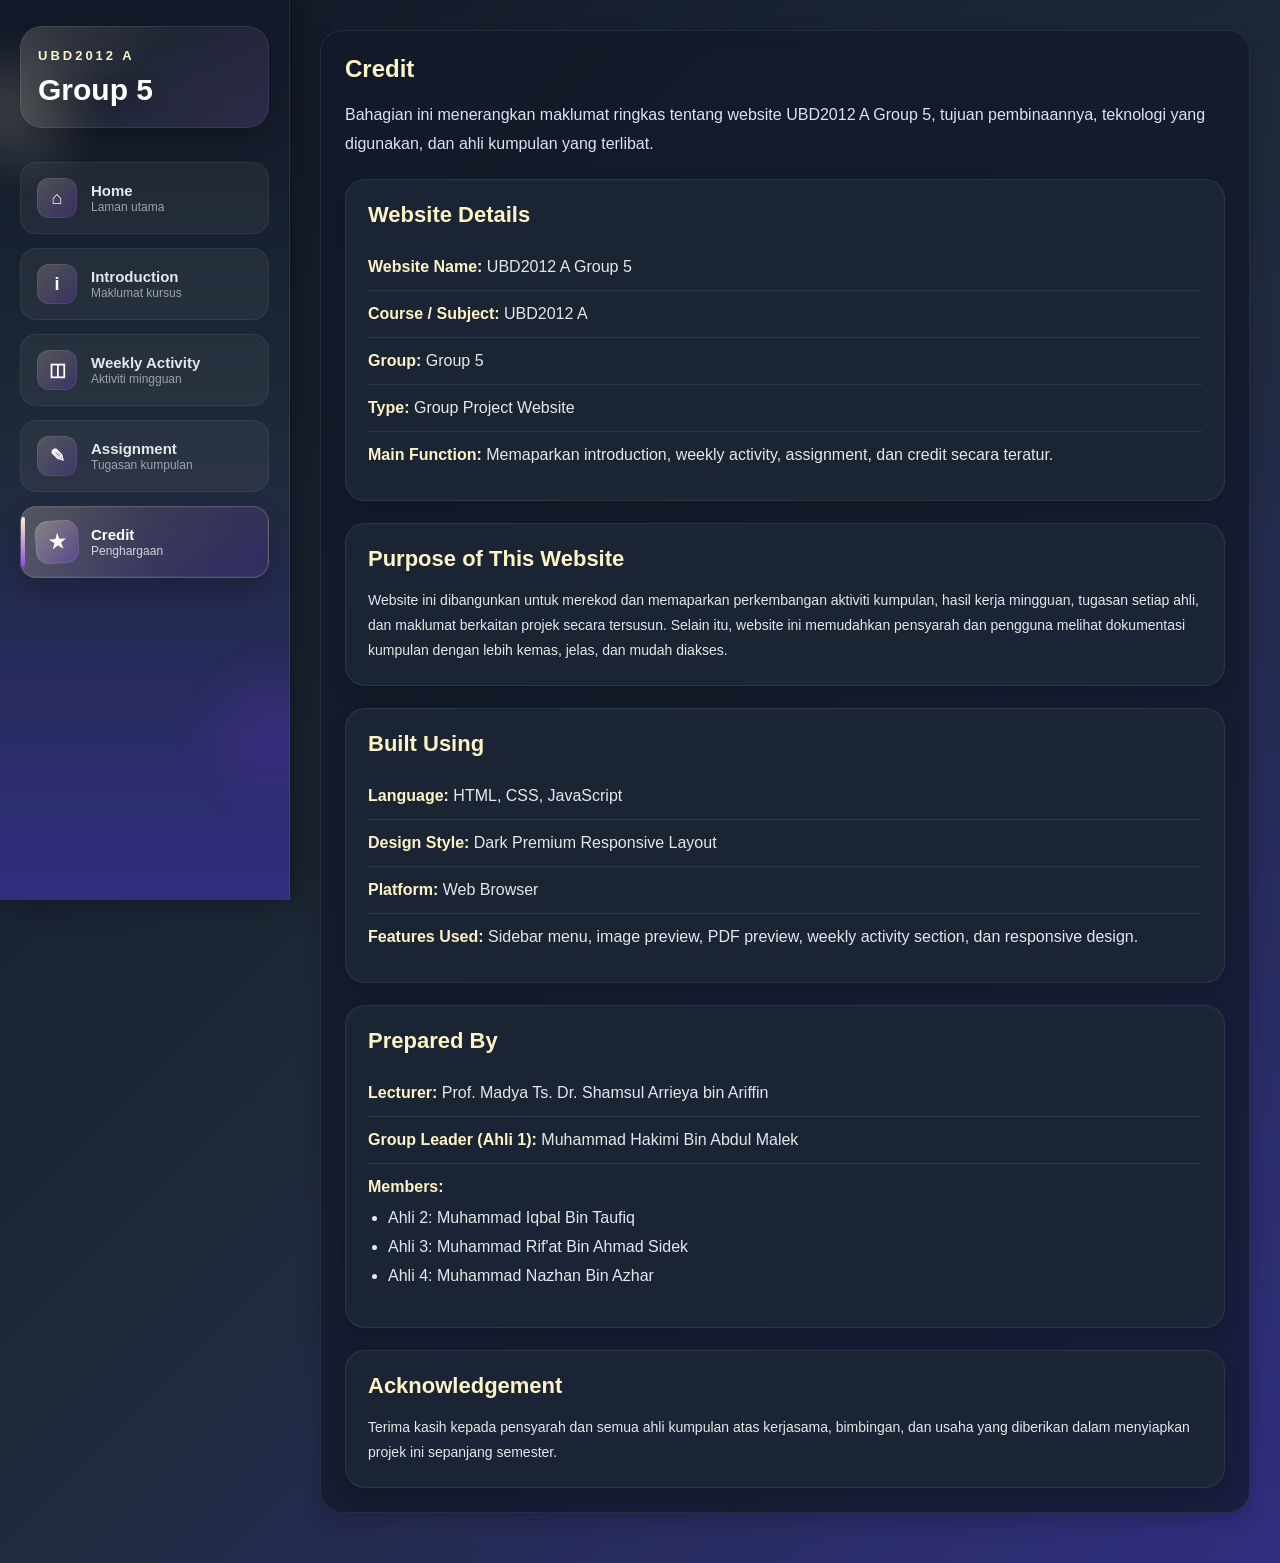
<file: credit.html>
<!DOCTYPE html>
<html lang="ms">
<head>
  <meta charset="UTF-8" />
  <meta name="viewport" content="width=device-width, initial-scale=1.0" />
  <title>UBD2012 A Group 5 - Credit</title>
  <link rel="stylesheet" href="style.css" />
</head>
<body>
  <div class="container">
    <aside class="sidebar">
      <div class="sidebar-title">
        <h1>UBD2012 A</h1>
        <h2>Group 5</h2>
      </div>

      <div class="menu">
        <a href="index.html">
          <div class="menu-icon">⌂</div>
          <div class="menu-text">
            <strong>Home</strong>
            <span>Laman utama</span>
          </div>
        </a>

        <a href="introduction.html">
          <div class="menu-icon">i</div>
          <div class="menu-text">
            <strong>Introduction</strong>
            <span>Maklumat kursus</span>
          </div>
        </a>

        <a href="activity.html">
          <div class="menu-icon">◫</div>
          <div class="menu-text">
            <strong>Weekly Activity</strong>
            <span>Aktiviti mingguan</span>
          </div>
        </a>

        <a href="assignment.html">
          <div class="menu-icon">✎</div>
          <div class="menu-text">
            <strong>Assignment</strong>
            <span>Tugasan kumpulan</span>
          </div>
        </a>

        <a href="credit.html" class="active">
          <div class="menu-icon">★</div>
          <div class="menu-text">
            <strong>Credit</strong>
            <span>Penghargaan</span>
          </div>
        </a>
      </div>
    </aside>

    <main class="content">
      <section class="section active">
        <div class="card">
          <h3>Credit</h3>
          <p class="weekly-intro">
            Bahagian ini menerangkan maklumat ringkas tentang website UBD2012 A Group 5,
            tujuan pembinaannya, teknologi yang digunakan, dan ahli kumpulan yang terlibat.
          </p>

          <div class="weeks-container">
            <div class="week-card">
              <h4 class="week-title">Website Details</h4>
              <div class="credit-item"><strong>Website Name:</strong> UBD2012 A Group 5</div>
              <div class="credit-item"><strong>Course / Subject:</strong> UBD2012 A</div>
              <div class="credit-item"><strong>Group:</strong> Group 5</div>
              <div class="credit-item"><strong>Type:</strong> Group Project Website</div>
              <div class="credit-item"><strong>Main Function:</strong> Memaparkan introduction, weekly activity, assignment, dan credit secara teratur.</div>
            </div>

            <div class="week-card">
              <h4 class="week-title">Purpose of This Website</h4>
              <div class="member-detail">
                Website ini dibangunkan untuk merekod dan memaparkan perkembangan aktiviti kumpulan,
                hasil kerja mingguan, tugasan setiap ahli, dan maklumat berkaitan projek secara tersusun.
                Selain itu, website ini memudahkan pensyarah dan pengguna melihat dokumentasi kumpulan
                dengan lebih kemas, jelas, dan mudah diakses.
              </div>
            </div>

            <div class="week-card">
              <h4 class="week-title">Built Using</h4>
              <div class="credit-item"><strong>Language:</strong> HTML, CSS, JavaScript</div>
              <div class="credit-item"><strong>Design Style:</strong> Dark Premium Responsive Layout</div>
              <div class="credit-item"><strong>Platform:</strong> Web Browser</div>
              <div class="credit-item"><strong>Features Used:</strong> Sidebar menu, image preview, PDF preview, weekly activity section, dan responsive design.</div>
            </div>

            <div class="week-card">
              <h4 class="week-title">Prepared By</h4>
              <div class="credit-item"><strong>Lecturer:</strong> Prof. Madya Ts. Dr. Shamsul Arrieya bin Ariffin</div>
              <div class="credit-item"><strong>Group Leader (Ahli 1):</strong> Muhammad Hakimi Bin Abdul Malek</div>
              <div class="credit-item">
                <strong>Members:</strong>
                <ul style="margin-top: 8px; padding-left: 20px; line-height: 1.8; color: #e5e7eb;">
                  <li>Ahli 2: Muhammad Iqbal Bin Taufiq</li>
                  <li>Ahli 3: Muhammad Rif'at Bin Ahmad Sidek</li>
                  <li>Ahli 4: Muhammad Nazhan Bin Azhar</li>
                </ul>
              </div>
            </div>

            <div class="week-card">
              <h4 class="week-title">Acknowledgement</h4>
              <div class="member-detail">
                Terima kasih kepada pensyarah dan semua ahli kumpulan atas kerjasama, bimbingan,
                dan usaha yang diberikan dalam menyiapkan projek ini sepanjang semester.
              </div>
            </div>
          </div>
        </div>
      </section>
    </main>
  </div>
</body>
</html>
</file>
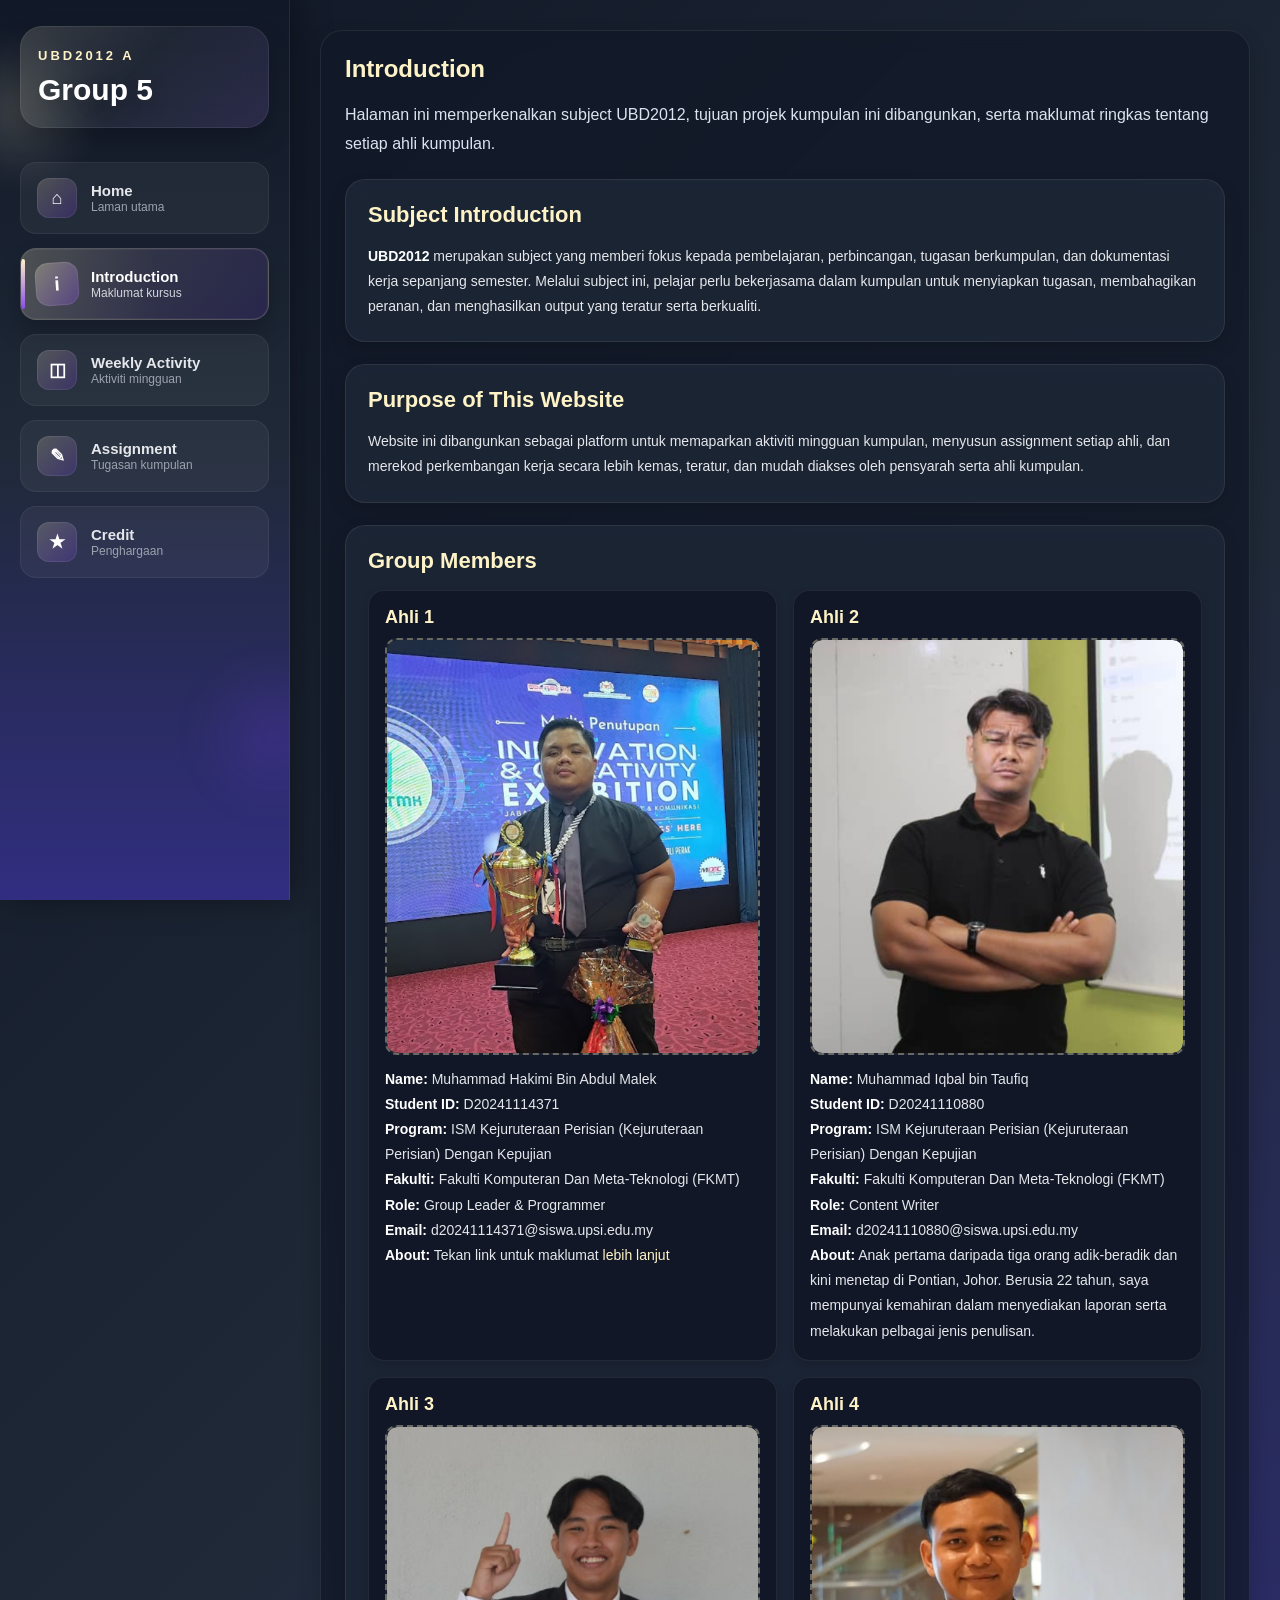
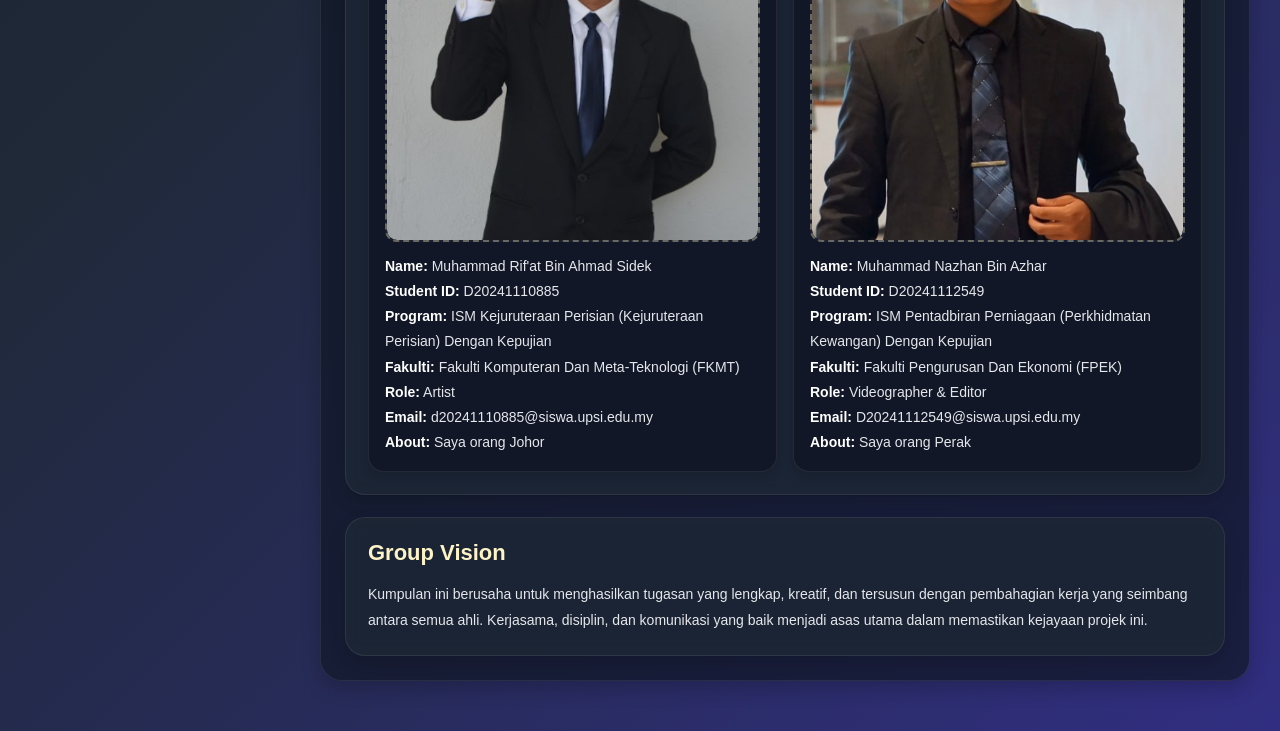
<file: introduction.html>
<!DOCTYPE html>
<html lang="ms">
<head>
  <meta charset="UTF-8" />
  <meta name="viewport" content="width=device-width, initial-scale=1.0" />
  <title>UBD2012 A Group 5 - Introduction</title>
  <link rel="stylesheet" href="style.css" />
</head>
<body>
  <div class="container">
    <aside class="sidebar">
      <div class="sidebar-title">
        <h1>UBD2012 A</h1>
        <h2>Group 5</h2>
      </div>

      <div class="menu">
        <a href="index.html">
          <div class="menu-icon">⌂</div>
          <div class="menu-text">
            <strong>Home</strong>
            <span>Laman utama</span>
          </div>
        </a>

        <a href="introduction.html" class="active">
          <div class="menu-icon">i</div>
          <div class="menu-text">
            <strong>Introduction</strong>
            <span>Maklumat kursus</span>
          </div>
        </a>

        <a href="activity.html">
          <div class="menu-icon">◫</div>
          <div class="menu-text">
            <strong>Weekly Activity</strong>
            <span>Aktiviti mingguan</span>
          </div>
        </a>

        <a href="assignment.html">
          <div class="menu-icon">✎</div>
          <div class="menu-text">
            <strong>Assignment</strong>
            <span>Tugasan kumpulan</span>
          </div>
        </a>

        <a href="credit.html">
          <div class="menu-icon">★</div>
          <div class="menu-text">
            <strong>Credit</strong>
            <span>Penghargaan</span>
          </div>
        </a>
      </div>
    </aside>

    <main class="content">
      <section class="section active">
        <div class="card">
          <h3>Introduction</h3>
          <p class="weekly-intro">
            Halaman ini memperkenalkan subject UBD2012, tujuan projek kumpulan ini dibangunkan,
            serta maklumat ringkas tentang setiap ahli kumpulan.
          </p>

          <div class="weeks-container">
            <!-- Subject Introduction -->
            <div class="week-card">
              <h4 class="week-title">Subject Introduction</h4>
              <div class="member-detail">
                <strong>UBD2012</strong> merupakan subject yang memberi fokus kepada pembelajaran,
                perbincangan, tugasan berkumpulan, dan dokumentasi kerja sepanjang semester.
                Melalui subject ini, pelajar perlu bekerjasama dalam kumpulan untuk menyiapkan
                tugasan, membahagikan peranan, dan menghasilkan output yang teratur serta berkualiti.
              </div>
            </div>

            <!-- Project / Website Purpose -->
            <div class="week-card">
              <h4 class="week-title">Purpose of This Website</h4>
              <div class="member-detail">
                Website ini dibangunkan sebagai platform untuk memaparkan aktiviti mingguan kumpulan,
                menyusun assignment setiap ahli, dan merekod perkembangan kerja secara lebih kemas,
                teratur, dan mudah diakses oleh pensyarah serta ahli kumpulan.
              </div>
            </div>

            <!-- Team Members -->
            <div class="week-card">
              <h4 class="week-title">Group Members</h4>

              <div class="members-grid" style="margin-top:16px;">
                <!-- Ahli 1 -->
                <div class="member-card">
                  <h4>Ahli 1</h4>
                  <div class="image-slot" style="padding: 0; overflow: hidden;">
                    <img src="Image/Profile Picture/HAKIMIIMG.png" alt="Ahli 1" style="width:100%; height:100%; object-fit:cover; border-radius:10px;">
                  </div>
                  <div class="member-detail">
                    <strong>Name:</strong> Muhammad Hakimi Bin Abdul Malek<br>
                    <strong>Student ID:</strong> D20241114371<br>
                    <strong>Program:</strong> ISM Kejuruteraan Perisian (Kejuruteraan Perisian) Dengan Kepujian<br>
                    <strong>Fakulti:</strong> Fakulti Komputeran Dan Meta-Teknologi (FKMT)<br>
                    <strong>Role:</strong> Group Leader & Programmer<br>
                    <strong>Email:</strong> d20241114371@siswa.upsi.edu.my<br>
                    <strong>About:</strong> Tekan link untuk maklumat <a href="https://hakimiprofile.netlify.app/" target="_blank">lebih lanjut</a>
                  </div>
                </div>

                <!-- Ahli 2 -->
                <div class="member-card">
                  <h4>Ahli 2</h4>
                  <div class="image-slot" style="padding: 0; overflow: hidden;">
                    <img src="Image/Profile Picture/IQBALIMG.png" alt="Ahli 2" style="width:100%; height:100%; object-fit:cover; border-radius:10px;">
                  </div>
                  <div class="member-detail">
                    <strong>Name:</strong> Muhammad Iqbal bin Taufiq<br>
                    <strong>Student ID:</strong> D20241110880<br>
                    <strong>Program:</strong> ISM Kejuruteraan Perisian (Kejuruteraan Perisian) Dengan Kepujian<br>
                    <strong>Fakulti:</strong> Fakulti Komputeran Dan Meta-Teknologi (FKMT)<br>
                    <strong>Role:</strong> Content Writer<br>
                    <strong>Email:</strong> d20241110880@siswa.upsi.edu.my<br>
                    <strong>About:</strong> Anak pertama daripada tiga orang adik-beradik dan kini menetap di Pontian, Johor. Berusia 22 tahun, saya mempunyai kemahiran dalam menyediakan laporan serta melakukan pelbagai jenis penulisan.
                  </div>
                </div>

                <!-- Ahli 3 -->
                <div class="member-card">
                  <h4>Ahli 3</h4>
                  <div class="image-slot" style="padding: 0; overflow: hidden;">
                    <img src="Image/Profile Picture/RIFATIMG.png" alt="Ahli 3" style="width:100%; height:100%; object-fit:cover; border-radius:10px;">
                  </div>
                  <div class="member-detail">
                    <strong>Name:</strong> Muhammad Rif'at Bin Ahmad Sidek<br>
                    <strong>Student ID:</strong> D20241110885<br>
                    <strong>Program:</strong> ISM Kejuruteraan Perisian (Kejuruteraan Perisian) Dengan Kepujian<br>
                    <strong>Fakulti:</strong> Fakulti Komputeran Dan Meta-Teknologi (FKMT)<br>
                    <strong>Role:</strong> Artist<br>
                    <strong>Email:</strong> d20241110885@siswa.upsi.edu.my<br>
                    <strong>About:</strong> Saya orang Johor
                  </div>
                </div>

                <!-- Ahli 4 -->
                <div class="member-card">
                  <h4>Ahli 4</h4>
                  <div class="image-slot" style="padding: 0; overflow: hidden;">
                    <img src="Image/Profile Picture/NAZHANIMG.png" alt="Ahli 4" style="width:100%; height:100%; object-fit:cover; border-radius:10px;">
                  </div>
                  <div class="member-detail">
                    <strong>Name:</strong> Muhammad Nazhan Bin Azhar<br>
                    <strong>Student ID:</strong> D20241112549<br>
                    <strong>Program:</strong> ISM Pentadbiran Perniagaan (Perkhidmatan Kewangan) Dengan Kepujian<br>
                    <strong>Fakulti:</strong> Fakulti Pengurusan Dan Ekonomi (FPEK)<br>
                    <strong>Role:</strong> Videographer & Editor<br>
                    <strong>Email:</strong> D20241112549@siswa.upsi.edu.my<br>
                    <strong>About:</strong> Saya orang Perak
                  </div>
                </div>
              </div>
            </div>

            <!-- Extra section -->
            <div class="week-card">
              <h4 class="week-title">Group Vision</h4>
              <div class="member-detail">
                Kumpulan ini berusaha untuk menghasilkan tugasan yang lengkap, kreatif, dan tersusun
                dengan pembahagian kerja yang seimbang antara semua ahli. Kerjasama, disiplin, dan
                komunikasi yang baik menjadi asas utama dalam memastikan kejayaan projek ini.
              </div>
            </div>
          </div>
        </div>
      </section>
    </main>
  </div>
</body>
</html>
</file>
<file: style.css>
* {
  margin: 0;
  padding: 0;
  box-sizing: border-box;
  font-family: Arial, sans-serif;
}

html {
  scroll-behavior: smooth;
}

body {
  background: linear-gradient(135deg, #111827, #1f2937, #312e81);
  color: #f8fafc;
}

/* =========================
   HOME PAGE HERO
========================= */

body.home-page {
  background: #111827;
  color: white;
}

.home-topbar {
  position: absolute;
  top: 0;
  left: 0;
  width: 100%;
  z-index: 50;
  background: rgba(0, 0, 0, 0.45);
  backdrop-filter: blur(6px);
}

.home-topbar-inner {
  width: min(1200px, 92%);
  margin: 0 auto;
  display: flex;
  justify-content: space-between;
  align-items: center;
  padding: 18px 0;
}

.home-logo {
  font-size: 30px;
  font-weight: 300;
  letter-spacing: 8px;
  color: white;
  text-transform: uppercase;
}

.home-menu {
  display: flex;
  gap: 22px;
  flex-wrap: wrap;
}

.home-menu a {
  color: white;
  text-decoration: none;
  font-size: 15px;
  transition: 0.3s;
  position: relative;
}

.home-menu a:hover,
.home-menu a.active {
  color: #fef3c7;
}

.hero-home {
  position: relative;
  min-height: 100vh;
  background:
    linear-gradient(rgba(0, 0, 0, 0.45), rgba(0, 0, 0, 0.45)),
    url("Image/home-bg.jpg") center center / cover no-repeat;
  display: flex;
  align-items: center;
}

.hero-home::after {
  content: "";
  position: absolute;
  inset: 0;
  background: linear-gradient(
    90deg,
    rgba(0, 0, 0, 0.55) 0%,
    rgba(0, 0, 0, 0.35) 40%,
    rgba(124, 58, 237, 0.18) 100%
  );
}

.hero-inner {
  position: relative;
  z-index: 2;
  width: min(1200px, 92%);
  margin: 0 auto;
  padding-top: 80px;
}

.hero-box {
  max-width: 620px;
  background: rgba(255, 255, 255, 0.08);
  border-radius: 26px;
  padding: 34px 30px;
  backdrop-filter: blur(8px);
  box-shadow:
    0 18px 40px rgba(0, 0, 0, 0.28),
    inset 0 0 0 1px rgba(255, 255, 255, 0.12);
}

.hero-kicker {
  display: inline-block;
  margin-bottom: 16px;
  padding: 8px 14px;
  border-radius: 999px;
  background: rgba(255, 255, 255, 0.12);
  color: #fff7ed;
  font-size: 12px;
  letter-spacing: 2px;
  font-weight: bold;
  text-transform: uppercase;
}

.hero-title {
  font-size: 52px;
  line-height: 1.1;
  font-weight: 300;
  letter-spacing: 2px;
  text-transform: uppercase;
  margin-bottom: 18px;
  color: white;
}

.hero-subtitle {
  font-size: 20px;
  line-height: 1.7;
  color: #f8fafc;
  margin-bottom: 28px;
  max-width: 560px;
}

.hero-buttons {
  display: flex;
  gap: 14px;
  flex-wrap: wrap;
}

.hero-btn {
  text-decoration: none;
  padding: 14px 24px;
  border-radius: 12px;
  font-size: 15px;
  font-weight: bold;
  letter-spacing: 1px;
  transition: 0.3s;
}

.hero-btn-primary {
  background: white;
  color: #111827;
}

.hero-btn-primary:hover {
  transform: translateY(-3px);
  box-shadow: 0 10px 22px rgba(255, 255, 255, 0.22);
}

.hero-btn-secondary {
  background: rgba(255, 255, 255, 0.12);
  color: white;
  border: 1px solid rgba(255, 255, 255, 0.22);
}

.hero-btn-secondary:hover {
  transform: translateY(-3px);
  background: rgba(255, 255, 255, 0.2);
}

.home-info-section {
  background: linear-gradient(135deg, #111827, #1f2937, #312e81);
  padding: 70px 0;
}

.home-info-inner {
  width: min(1200px, 92%);
  margin: 0 auto;
}

.home-info-title {
  font-size: 40px;
  line-height: 1.1;
  font-weight: 300;
  letter-spacing: 3px;
  color: white;
  text-transform: uppercase;
  margin-bottom: 18px;
}

.home-info-text {
  max-width: 720px;
  color: #e5e7eb;
  font-size: 18px;
  line-height: 1.8;
  margin-bottom: 34px;
}

.home-image-grid {
  display: grid;
  grid-template-columns: repeat(3, 1fr);
  gap: 24px;
}

.home-image-card {
  position: relative;
  overflow: hidden;
  border-radius: 20px;
  min-height: 360px;
  background: #111827;
  box-shadow: 0 10px 24px rgba(0, 0, 0, 0.25);
}

.home-image-card img {
  width: 100%;
  height: 100%;
  object-fit: cover;
  display: block;
  filter: brightness(0.72);
  transition: transform 0.5s ease;
}

.home-image-card:hover img {
  transform: scale(1.06);
}

.home-image-overlay {
  position: absolute;
  inset: 0;
  display: flex;
  align-items: flex-end;
  padding: 24px;
  background: linear-gradient(
    to top,
    rgba(0, 0, 0, 0.72),
    rgba(0, 0, 0, 0.18),
    transparent
  );
}

.home-image-overlay h4 {
  color: white;
  font-size: 28px;
  line-height: 1.2;
  font-weight: 300;
  letter-spacing: 2px;
  text-transform: uppercase;
}

.home-banner-section {
  padding: 70px 0 90px;
  background: linear-gradient(135deg, #111827, #1f2937, #312e81);
}

.home-banner-card {
  width: min(1200px, 92%);
  margin: 0 auto;
  border-radius: 26px;
  overflow: hidden;
  position: relative;
  min-height: 420px;
  box-shadow: 0 14px 30px rgba(0, 0, 0, 0.28);
}

.home-banner-card img {
  width: 100%;
  height: 420px;
  object-fit: cover;
  display: block;
  filter: brightness(0.55);
}

.home-banner-content {
  position: absolute;
  inset: 0;
  display: flex;
  align-items: center;
  padding: 40px;
}

.home-banner-text {
  max-width: 650px;
}

.home-banner-text h3 {
  font-size: 42px;
  font-weight: 300;
  letter-spacing: 3px;
  text-transform: uppercase;
  color: white;
  margin-bottom: 16px;
}

.home-banner-text p {
  font-size: 18px;
  line-height: 1.8;
  color: #f3f4f6;
}

/* =========================
   LOADING SCREEN
========================= */

#loader {
  position: fixed;
  inset: 0;
  background: linear-gradient(135deg, #111827, #1f2937, #312e81);
  display: flex;
  justify-content: center;
  align-items: center;
  overflow: hidden;
  z-index: 10000;
  transition: opacity 0.7s ease, visibility 0.7s ease;
}

.loader-hidden {
  opacity: 0;
  visibility: hidden;
  pointer-events: none;
}

.loader-blur {
  position: absolute;
  border-radius: 50%;
  filter: blur(18px);
  opacity: 0.22;
  animation: floatBlob 7s ease-in-out infinite;
}

.loader-blur-1 {
  width: 260px;
  height: 260px;
  top: 8%;
  left: 8%;
  background: rgba(255, 255, 255, 0.12);
}

.loader-blur-2 {
  width: 320px;
  height: 320px;
  right: 8%;
  bottom: 8%;
  background: rgba(255, 255, 255, 0.08);
  animation-delay: -2.5s;
}

.loader-card {
  position: relative;
  z-index: 2;
  width: min(92vw, 460px);
  padding: 28px 24px;
  border-radius: 24px;
  text-align: center;
  color: white;
  background: rgba(255, 255, 255, 0.08);
  backdrop-filter: blur(14px);
  box-shadow:
    0 18px 45px rgba(0, 0, 0, 0.28),
    inset 0 0 0 1px rgba(255, 255, 255, 0.10);
}

.loader-badge {
  display: inline-block;
  padding: 8px 14px;
  margin-bottom: 18px;
  border-radius: 999px;
  font-size: 12px;
  font-weight: bold;
  letter-spacing: 1.5px;
  color: #fef3c7;
  background: rgba(255, 255, 255, 0.08);
  box-shadow: inset 0 0 0 1px rgba(255, 255, 255, 0.08);
}

.loader-visual {
  position: relative;
  width: 130px;
  height: 130px;
  margin: 0 auto 20px;
  display: flex;
  justify-content: center;
  align-items: center;
}

.loader-ring {
  position: absolute;
  border-radius: 50%;
  border: 2px solid rgba(255, 255, 255, 0.18);
}

.loader-ring-1 {
  inset: 0;
  border-top-color: #ffffff;
  border-left-color: #fef3c7;
  animation: spin 2s linear infinite;
}

.loader-ring-2 {
  inset: 14px;
  border-right-color: #ffffff;
  border-bottom-color: #cbd5e1;
  animation: spinReverse 1.6s linear infinite;
}

.loader-core {
  width: 68px;
  height: 68px;
  border-radius: 20px;
  display: flex;
  justify-content: center;
  align-items: center;
  font-size: 32px;
  font-weight: 800;
  color: #111827;
  background: linear-gradient(135deg, #ffffff, #f8fafc, #e2e8f0);
  box-shadow: 0 10px 24px rgba(0, 0, 0, 0.18);
  animation: pulseCore 1.6s ease-in-out infinite;
}

.loader-title {
  font-size: 28px;
  line-height: 1.2;
  margin-bottom: 10px;
  color: white;
}

.loader-subtitle {
  font-size: 15px;
  line-height: 1.7;
  color: #e2e8f0;
  margin-bottom: 18px;
}

.loader-progress {
  width: 100%;
  height: 10px;
  border-radius: 999px;
  overflow: hidden;
  background: rgba(255, 255, 255, 0.10);
  box-shadow: inset 0 0 0 1px rgba(255, 255, 255, 0.08);
}

.loader-progress-bar {
  display: block;
  width: 35%;
  height: 100%;
  border-radius: inherit;
  background: linear-gradient(90deg, #ffffff, #fef3c7, #cbd5e1);
  animation: loadingBar 1.8s ease-in-out infinite;
}

.loader-dots {
  display: flex;
  justify-content: center;
  gap: 8px;
  margin-top: 18px;
}

.loader-dots span {
  width: 10px;
  height: 10px;
  border-radius: 50%;
  background: white;
  opacity: 0.35;
  animation: dotBlink 1.2s infinite ease-in-out;
}

.loader-dots span:nth-child(2) {
  animation-delay: 0.2s;
}

.loader-dots span:nth-child(3) {
  animation-delay: 0.4s;
}

.loader-note {
  margin-top: 12px;
  color: #fef3c7;
  font-size: 12px;
  font-weight: bold;
  letter-spacing: 1.5px;
  text-transform: uppercase;
}

@keyframes spin {
  to {
    transform: rotate(360deg);
  }
}

@keyframes spinReverse {
  to {
    transform: rotate(-360deg);
  }
}

@keyframes pulseCore {
  0%, 100% {
    transform: scale(1);
  }
  50% {
    transform: scale(1.08);
  }
}

@keyframes dotBlink {
  0%, 100% {
    transform: translateY(0);
    opacity: 0.35;
  }
  50% {
    transform: translateY(-6px);
    opacity: 1;
  }
}

@keyframes loadingBar {
  0% {
    transform: translateX(-120%);
  }
  50% {
    transform: translateX(120%);
  }
  100% {
    transform: translateX(260%);
  }
}

@keyframes floatBlob {
  0%, 100% {
    transform: translateY(0) translateX(0) scale(1);
  }
  50% {
    transform: translateY(-18px) translateX(12px) scale(1.08);
  }
}

/* =========================
   MAIN LAYOUT
========================= */

.container {
  display: flex;
  min-height: 100vh;
}

/* =========================
   SIDEBAR PREMIUM
========================= */

.sidebar {
  width: 290px;
  background: linear-gradient(180deg, #111827, #1f2937, #312e81);
  color: white;
  padding: 26px 20px;
  box-shadow: 8px 0 30px rgba(0, 0, 0, 0.35);
  position: sticky;
  top: 0;
  height: 100vh;
  overflow-y: auto;
  border-right: 1px solid rgba(255, 255, 255, 0.08);
  backdrop-filter: blur(14px);
}

.sidebar::before {
  content: "";
  position: absolute;
  top: 30px;
  left: -60px;
  width: 160px;
  height: 160px;
  border-radius: 50%;
  background: radial-gradient(circle, rgba(254, 243, 199, 0.18), transparent 70%);
  filter: blur(10px);
  pointer-events: none;
}

.sidebar::after {
  content: "";
  position: absolute;
  bottom: 80px;
  right: -70px;
  width: 170px;
  height: 170px;
  border-radius: 50%;
  background: radial-gradient(circle, rgba(124, 58, 237, 0.18), transparent 70%);
  filter: blur(12px);
  pointer-events: none;
}

.sidebar-title {
  position: relative;
  margin-bottom: 34px;
  padding: 22px 18px;
  border-radius: 22px;
  background: rgba(255, 255, 255, 0.06);
  box-shadow:
    inset 0 0 0 1px rgba(255, 255, 255, 0.08),
    0 12px 24px rgba(0, 0, 0, 0.22);
  backdrop-filter: blur(12px);
  overflow: hidden;
}

.sidebar-title::before {
  content: "";
  position: absolute;
  inset: 0;
  background: linear-gradient(135deg, rgba(254, 243, 199, 0.10), transparent 45%, rgba(124, 58, 237, 0.10));
  pointer-events: none;
}

.sidebar-title h1 {
  position: relative;
  font-size: 13px;
  font-weight: bold;
  letter-spacing: 3px;
  text-transform: uppercase;
  color: #fef3c7;
  margin-bottom: 10px;
}

.sidebar-title h2 {
  position: relative;
  font-size: 30px;
  font-weight: 800;
  line-height: 1.1;
  color: white;
  text-shadow: 0 6px 18px rgba(0, 0, 0, 0.25);
}

.menu {
  position: relative;
  z-index: 2;
  width: 100%;
}

.menu a {
  position: relative;
  display: flex;
  align-items: center;
  gap: 14px;
  width: 100%;
  padding: 15px 16px;
  margin-bottom: 14px;
  border-radius: 16px;
  text-decoration: none;
  color: #e5e7eb;
  background: rgba(255, 255, 255, 0.05);
  border: 1px solid rgba(255, 255, 255, 0.06);
  transition: all 0.28s ease;
  overflow: hidden;
}

.menu a::before {
  content: "";
  position: absolute;
  left: 0;
  top: 10px;
  bottom: 10px;
  width: 4px;
  border-radius: 999px;
  background: linear-gradient(180deg, #fef3c7, #7c3aed);
  opacity: 0;
  transform: scaleY(0.3);
  transition: all 0.28s ease;
}

.menu a::after {
  content: "";
  position: absolute;
  inset: 0;
  background: linear-gradient(90deg, rgba(254, 243, 199, 0.10), transparent 55%);
  opacity: 0;
  transition: 0.28s ease;
}

.menu a:hover {
  transform: translateX(8px) scale(1.01);
  color: white;
  background: rgba(255, 255, 255, 0.09);
  box-shadow: 0 12px 22px rgba(0, 0, 0, 0.18);
}

.menu a:hover::before {
  opacity: 1;
  transform: scaleY(1);
}

.menu a:hover::after {
  opacity: 1;
}

.menu a.active {
  color: white;
  background: linear-gradient(135deg, rgba(254, 243, 199, 0.14), rgba(124, 58, 237, 0.14));
  border: 1px solid rgba(254, 243, 199, 0.18);
  box-shadow:
    0 14px 24px rgba(0, 0, 0, 0.20),
    inset 0 0 0 1px rgba(255, 255, 255, 0.05);
}

.menu a.active::before {
  opacity: 1;
  transform: scaleY(1);
}

.menu a.active::after {
  opacity: 1;
}

.menu-icon {
  width: 40px;
  height: 40px;
  min-width: 40px;
  border-radius: 12px;
  display: flex;
  align-items: center;
  justify-content: center;
  font-size: 18px;
  font-weight: bold;
  color: #fff;
  background: linear-gradient(135deg, rgba(254, 243, 199, 0.20), rgba(124, 58, 237, 0.22));
  box-shadow: inset 0 0 0 1px rgba(255, 255, 255, 0.08);
  transition: 0.28s ease;
}

.menu a:hover .menu-icon,
.menu a.active .menu-icon {
  transform: scale(1.08) rotate(-4deg);
  background: linear-gradient(135deg, rgba(254, 243, 199, 0.30), rgba(124, 58, 237, 0.32));
}

.menu-text {
  display: flex;
  flex-direction: column;
  line-height: 1.2;
}

.menu-text strong {
  font-size: 15px;
  font-weight: 700;
  color: inherit;
}

.menu-text span {
  font-size: 12px;
  color: #9ca3af;
}

.menu a:hover .menu-text span,
.menu a.active .menu-text span {
  color: #d1d5db;
}

/* =========================
   CONTENT
========================= */

.content {
  flex: 1;
  padding: 30px;
}

.section.active {
  width: 100%;
  max-width: 1100px;
  margin: 0 auto;
}

.card {
  background: rgba(17, 24, 39, 0.72);
  padding: 24px;
  border-radius: 22px;
  box-shadow: 0 8px 20px rgba(0, 0, 0, 0.20);
  margin-bottom: 20px;
  border: 1px solid rgba(255, 255, 255, 0.08);
  backdrop-filter: blur(10px);
}

.card h3 {
  margin-bottom: 18px;
  color: #fef3c7;
  font-size: 24px;
}

.weekly-intro {
  font-size: 16px;
  margin-bottom: 20px;
  color: #dbe4f0;
  line-height: 1.8;
}

.weeks-container {
  display: grid;
  gap: 22px;
}

.week-card {
  background: rgba(31, 41, 55, 0.82);
  border-radius: 20px;
  padding: 22px;
  box-shadow: 0 8px 18px rgba(0, 0, 0, 0.16);
  border: 1px solid rgba(255, 255, 255, 0.08);
  backdrop-filter: blur(8px);
}

.week-title {
  font-size: 22px;
  color: #fef3c7;
  margin-bottom: 16px;
}

.members-grid {
  display: grid;
  grid-template-columns: repeat(2, 1fr);
  gap: 16px;
}

.member-card {
  background: rgba(17, 24, 39, 0.95);
  border-radius: 16px;
  padding: 16px;
  border: 1px solid rgba(255, 255, 255, 0.08);
  box-shadow: 0 4px 10px rgba(0, 0, 0, 0.12);
}

.member-card h4 {
  color: #fef3c7;
  margin-bottom: 10px;
  font-size: 18px;
}

.member-file,
.image-slot {
  width: 100%;
  min-height: 140px;
  border: 2px dashed rgba(254, 243, 199, 0.35);
  border-radius: 12px;
  display: flex;
  flex-direction: column;
  align-items: center;
  justify-content: center;
  text-align: center;
  background: rgba(255, 255, 255, 0.04);
  color: #f9fafb;
  font-weight: bold;
  margin-bottom: 12px;
  padding: 14px;
  transition: 0.3s;
}

.member-file {
  cursor: pointer;
}

.member-file:hover,
.image-slot:hover {
  transform: translateY(-4px) scale(1.02);
  box-shadow: 0 10px 20px rgba(0, 0, 0, 0.16);
  border-color: #fef3c7;
  background: rgba(255, 255, 255, 0.08);
}

.member-file span,
.image-slot span {
  display: block;
  margin-top: 8px;
  font-size: 13px;
  color: #d1d5db;
}

.member-detail {
  font-size: 14px;
  line-height: 1.8;
  color: #e5e7eb;
}

.member-detail strong {
  color: #ffffff;
}

.member-detail a {
  color: #fef3c7;
  text-decoration: none;
}

.member-detail a:hover {
  text-decoration: underline;
}

.credit-item {
  padding: 14px 0;
  border-bottom: 1px solid rgba(255, 255, 255, 0.08);
  font-size: 16px;
  color: #e5e7eb;
}

.credit-item strong {
  color: #fef3c7;
}

.credit-item:last-child {
  border-bottom: none;
}

.pdf-preview-card {
  margin-top: 24px;
  background: rgba(17, 24, 39, 0.76);
  border-radius: 18px;
  padding: 20px;
  border: 1px solid rgba(255, 255, 255, 0.08);
  box-shadow: 0 8px 18px rgba(0, 0, 0, 0.16);
}

.pdf-preview-title {
  font-size: 20px;
  color: #fef3c7;
  margin-bottom: 12px;
}

.pdf-preview-note {
  font-size: 14px;
  color: #d1d5db;
  margin-bottom: 14px;
  line-height: 1.6;
}

.pdf-frame {
  width: 100%;
  height: 650px;
  border: 1px solid rgba(255, 255, 255, 0.12);
  border-radius: 12px;
  background: white;
}

/* =========================
   RESPONSIVE
========================= */

@media (max-width: 992px) {
  .hero-title {
    font-size: 40px;
  }

  .home-image-grid,
  .members-grid {
    grid-template-columns: 1fr;
  }
}

@media (max-width: 768px) {
  .container {
    flex-direction: column;
  }

  .sidebar {
    width: 100%;
    height: auto;
    position: relative;
    padding: 18px;
  }

  .sidebar::before,
  .sidebar::after {
    display: none;
  }

  .content {
    padding: 18px;
  }

  .pdf-frame {
    height: 420px;
  }

  .loader-card {
    padding: 24px 18px;
    border-radius: 20px;
  }

  .loader-title {
    font-size: 22px;
  }

  .loader-subtitle {
    font-size: 14px;
  }

  .loader-visual {
    width: 110px;
    height: 110px;
  }

  .loader-core {
    width: 58px;
    height: 58px;
    font-size: 28px;
  }

  .home-topbar-inner {
    flex-direction: column;
    gap: 14px;
    align-items: flex-start;
  }

  .home-logo {
    font-size: 24px;
    letter-spacing: 5px;
  }

  .hero-home {
    min-height: 88vh;
  }

  .hero-box {
    padding: 24px 20px;
  }

  .hero-title {
    font-size: 30px;
  }

  .hero-subtitle {
    font-size: 16px;
  }

  .home-info-title {
    font-size: 28px;
  }

  .home-banner-text h3 {
    font-size: 28px;
  }

  .home-banner-text p {
    font-size: 16px;
  }

  .home-banner-card img {
    height: 460px;
  }
}

/* =========================
    FLIP-CV PREMIUM INTEGRATION
========================= */
/* =========================
    FLIP-CV PREMIUM INTEGRATION
========================= */

/* Container Utama */
.flip-cv-container {
    background-color: transparent;
    width: 100%;
    aspect-ratio: 1 / 1.41; /* Nisbah A4 */
    perspective: 1500px;
    margin-bottom: 15px;
    border: 2px dashed rgba(254, 243, 199, 0.35);
    border-radius: 12px;
    
    /* Transition untuk Hover */
    transition: all 0.4s cubic-bezier(0.4, 0, 0.2, 1);
    
    /* Fix Gambar Blur */
    will-change: transform;
    backface-visibility: hidden;
    -webkit-font-smoothing: subpixel-antialiased;
}

/* KESAN HOVER YANG ANDA MAHU */
.flip-cv-container:hover {
    transform: translateY(-4px) scale(1.02) translateZ(0); /* translateZ(0) untuk kekalkan ketajaman */
    box-shadow: 0 10px 20px rgba(0, 0, 0, 0.16);
    border-color: #fef3c7;
    background: rgba(255, 255, 255, 0.08);
}

/* Bahagian Dalam (Yang Berpusing) */
.flip-cv-inner {
    position: relative;
    width: 100%;
    height: 100%;
    transition: transform 0.8s cubic-bezier(0.4, 0, 0.2, 1);
    transform-style: preserve-3d;
}

/* Trigger Pusing melalui JavaScript */
.flip-cv-inner.is-flipped {
    transform: rotateY(180deg);
}

/* Sisi Depan & Belakang */
.flip-cv-front, .flip-cv-back {
    position: absolute;
    inset: 0;
    backface-visibility: hidden;
    border-radius: 15px;
    border: 1px solid rgba(255, 255, 255, 0.15);
    overflow: hidden;
    box-shadow: 0 10px 30px rgba(0,0,0,0.5);
}

/* Style Gambar */
.flip-cv-front img, .flip-cv-back img {
    width: 100%;
    height: 100%;
    object-fit: cover;
    cursor: zoom-in;
    
    /* Booster Ketajaman Gambar */
    image-rendering: -webkit-optimize-contrast;
    transform: translateZ(0); 
}

.flip-cv-back {
    transform: rotateY(180deg);
}

/* Butang Flip Action */
.btn-flip-action {
    display: block;
    width: 100%;
    padding: 10px;
    background: rgba(254, 243, 199, 0.1);
    border: 1px solid rgba(254, 243, 199, 0.3);
    border-radius: 8px;
    color: #fef3c7;
    font-size: 13px;
    font-weight: bold;
    text-transform: uppercase;
    cursor: pointer;
    transition: 0.3s;
    margin-bottom: 15px;
}

.btn-flip-action:hover {
    background: rgba(254, 243, 199, 0.2);
    transform: translateY(-2px);
    box-shadow: 0 0 15px rgba(254, 243, 199, 0.2);
}
</file>
